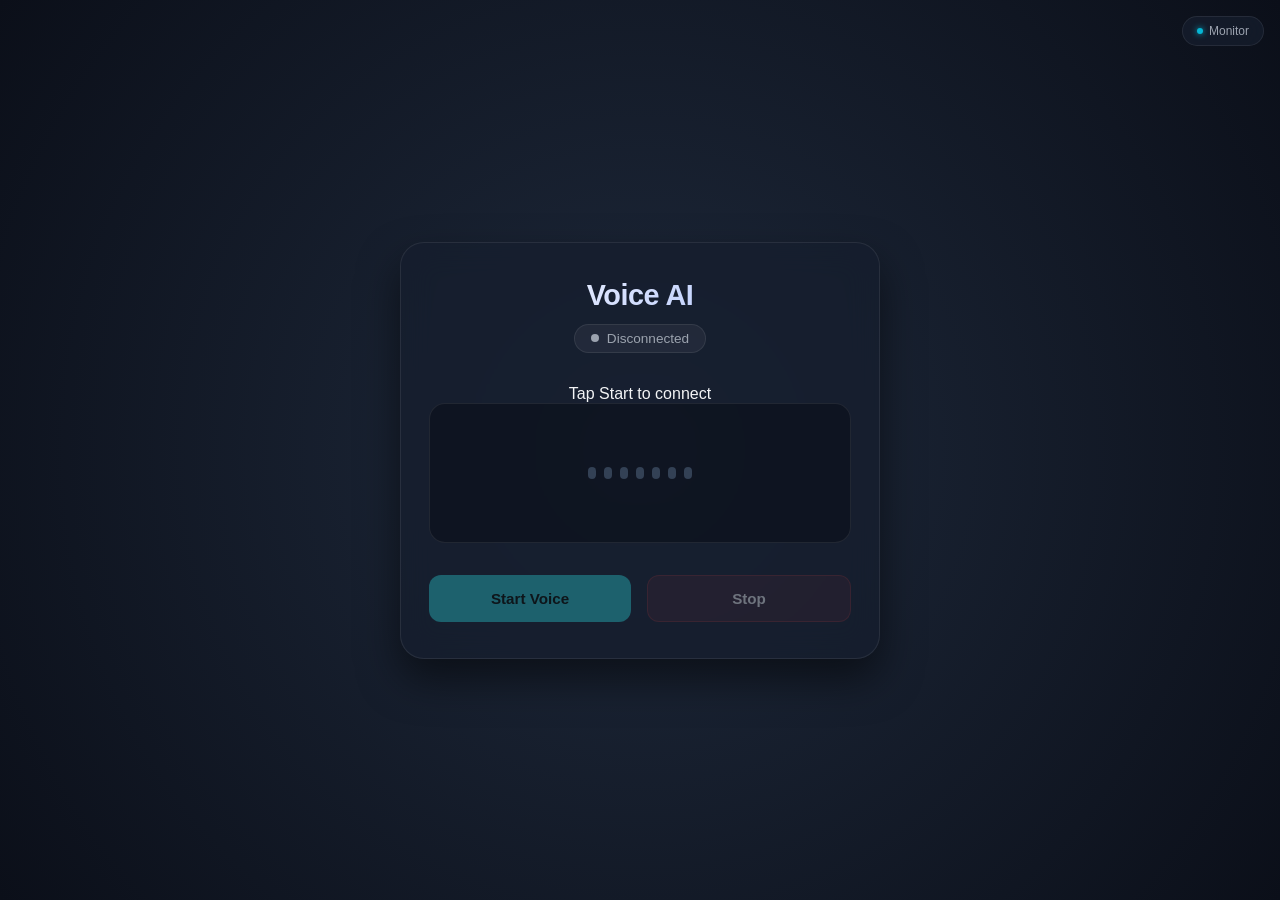
<file: index.html>
<!DOCTYPE html>
<html lang="en">
<head>
    <meta charset="UTF-8">
    <meta name="viewport" content="width=device-width, initial-scale=1.0, maximum-scale=1.0, user-scalable=no">
    <title>Voice AI Assistant</title>
    
    <link rel="stylesheet" href="/static/style.css">
    <script src="/static/app.js" defer></script>

    <!-- Home Screen App Icons -->
    <link rel="icon" type="image/png" sizes="192x192" href="/static/icon-192.png">
    <link rel="apple-touch-icon" href="/static/icon-192.png">

    <!-- Standalone Fullscreen App Meta -->
    <meta name="mobile-web-app-capable" content="yes">
    <meta name="apple-mobile-web-app-capable" content="yes">
    <meta name="apple-mobile-web-app-status-bar-style" content="black-translucent">
    <meta name="theme-color" content="#0b0f19">
</head>
<body>

 <a href="/monitor" target="_blank" class="monitor-link" aria-label="Open system monitor">
    <span class="monitor-link-dot"></span>
    Monitor
  </a>

  <div class="container">
    <h1>Voice AI</h1>

    <div id="status-badge" class="status-badge">
      <span class="dot"></span>
      <span id="status">Disconnected</span>
    </div>
    <div id="status-sub" class="status-sub">Tap Start to connect</div>

    <div id="visualizer" class="visualizer-card">
      <div class="bar"></div>
      <div class="bar"></div>
      <div class="bar"></div>
      <div class="bar"></div>
      <div class="bar"></div>
      <div class="bar"></div>
      <div class="bar"></div>
    </div>

    <div class="controls">
      <button id="startBtn">Start Voice</button>
      <button id="stopBtn" disabled>Stop</button>
    </div>
  </div>

</body>
</html>
</file>
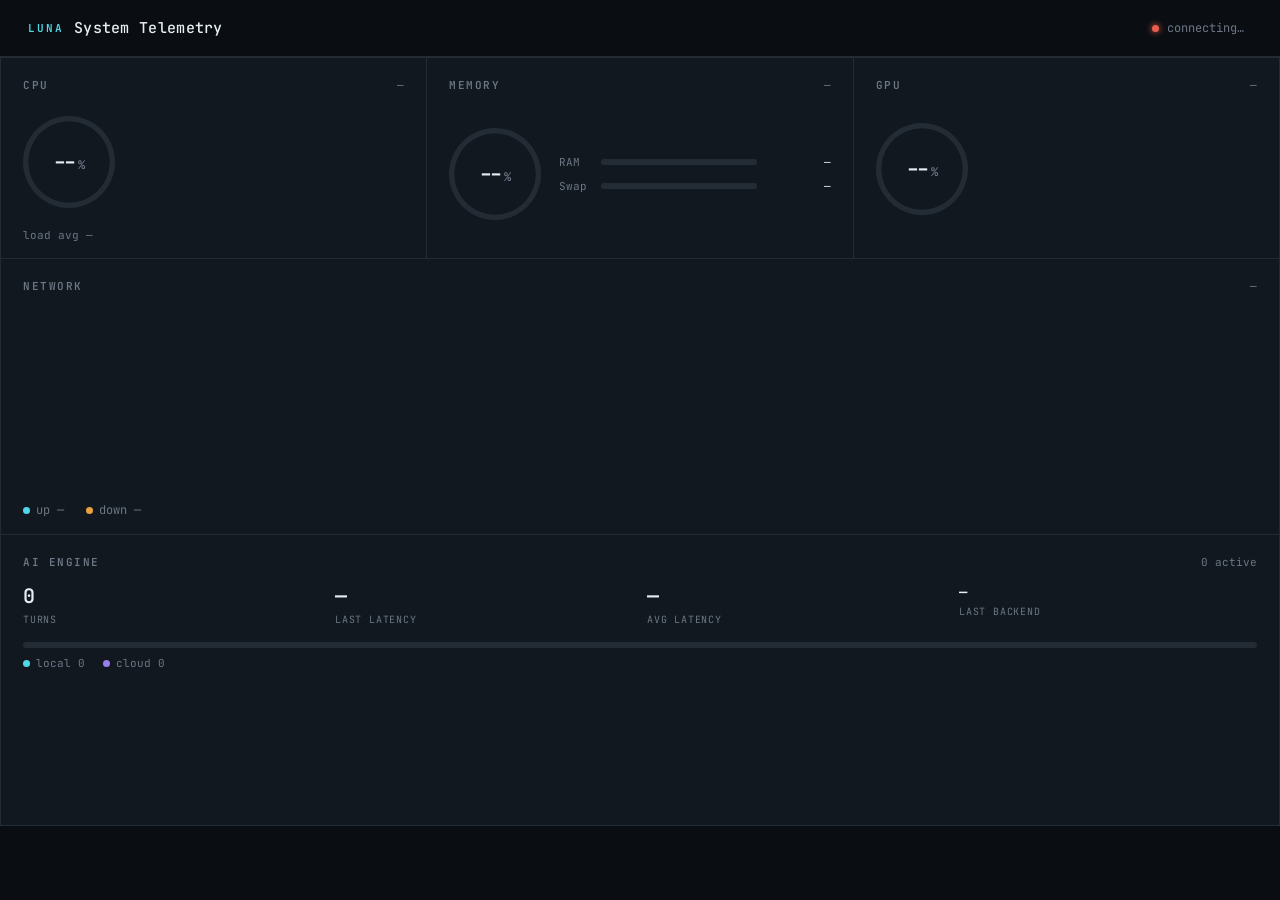
<file: monitor.html>
<!DOCTYPE html>
<html lang="en">
<head>
<meta charset="UTF-8">
<meta name="viewport" content="width=device-width, initial-scale=1.0">
<title>LUNA — System Telemetry</title>
<link rel="preconnect" href="https://fonts.googleapis.com">
<link href="https://fonts.googleapis.com/css2?family=JetBrains+Mono:wght@400;500;600;700&display=swap" rel="stylesheet">
<link rel="stylesheet" href="/static/monitor.css">
</head>
<body>

  <header class="topbar">
    <div class="brand">
      <span class="brand-eyebrow">LUNA</span>
      <span class="brand-title">System Telemetry</span>
    </div>
    <div class="conn-status" id="connStatus">
      <span class="conn-dot" id="connDot"></span>
      <span id="connLabel">connecting…</span>
      <span class="conn-time" id="connTime"></span>
    </div>
  </header>

  <main class="grid">

    <!-- CPU -->
    <section class="panel" id="panel-cpu">
      <div class="panel-head">
        <span class="panel-label">CPU</span>
        <span class="panel-sub" id="cpuFreq">—</span>
      </div>
      <div class="panel-body panel-body--dial">
        <div class="dial" id="cpuDial">
          <div class="dial-value" id="cpuValue">--<span class="unit">%</span></div>
        </div>
        <div class="cores" id="cpuCores"></div>
      </div>
      <div class="panel-foot" id="cpuLoad">load avg —</div>
    </section>

    <!-- MEMORY -->
    <section class="panel" id="panel-mem">
      <div class="panel-head">
        <span class="panel-label">Memory</span>
        <span class="panel-sub" id="memTotal">—</span>
      </div>
      <div class="panel-body panel-body--dial">
        <div class="dial" id="memDial">
          <div class="dial-value" id="memValue">--<span class="unit">%</span></div>
        </div>
        <div class="bar-stack">
          <div class="bar-row">
            <span class="bar-label">RAM</span>
            <div class="bar-track"><div class="bar-fill" id="ramBarFill"></div></div>
            <span class="bar-num" id="ramBarNum">—</span>
          </div>
          <div class="bar-row">
            <span class="bar-label">Swap</span>
            <div class="bar-track"><div class="bar-fill bar-fill--warn" id="swapBarFill"></div></div>
            <span class="bar-num" id="swapBarNum">—</span>
          </div>
        </div>
      </div>
    </section>

    <!-- GPU -->
    <section class="panel" id="panel-gpu">
      <div class="panel-head">
        <span class="panel-label">GPU</span>
        <span class="panel-sub" id="gpuTemp">—</span>
      </div>
      <div class="panel-body panel-body--dial" id="gpuBody">
        <div class="dial" id="gpuDial">
          <div class="dial-value" id="gpuValue">--<span class="unit">%</span></div>
        </div>
      </div>
      <div class="panel-foot panel-foot--note" id="gpuNote"></div>
    </section>

    <!-- NETWORK -->
    <section class="panel panel--wide" id="panel-net">
      <div class="panel-head">
        <span class="panel-label">Network</span>
        <span class="panel-sub" id="wifiSignal">—</span>
      </div>
      <div class="panel-body panel-body--spark">
        <canvas id="netSpark" width="600" height="90"></canvas>
        <div class="spark-readout">
          <div><span class="ro-dot ro-dot--up"></span>up <span id="netUp">—</span></div>
          <div><span class="ro-dot ro-dot--down"></span>down <span id="netDown">—</span></div>
        </div>
      </div>
    </section>

    <!-- AI ENGINE -->
    <section class="panel panel--wide" id="panel-engine">
      <div class="panel-head">
        <span class="panel-label">AI Engine</span>
        <span class="panel-sub" id="engineActive">0 active</span>
      </div>
      <div class="panel-body panel-body--engine">
        <div class="engine-stats">
          <div class="stat">
            <span class="stat-num" id="engTotal">0</span>
            <span class="stat-label">turns</span>
          </div>
          <div class="stat">
            <span class="stat-num" id="engLatency">—</span>
            <span class="stat-label">last latency</span>
          </div>
          <div class="stat">
            <span class="stat-num" id="engAvgLatency">—</span>
            <span class="stat-label">avg latency</span>
          </div>
          <div class="stat">
            <span class="stat-num backend-badge" id="engBackend">—</span>
            <span class="stat-label">last backend</span>
          </div>
        </div>
        <div class="split-bar-wrap">
          <div class="split-bar">
            <div class="split-bar-local" id="splitLocal"></div>
            <div class="split-bar-cloud" id="splitCloud"></div>
          </div>
          <div class="split-legend">
            <span><span class="ro-dot ro-dot--local"></span>local <span id="splitLocalNum">0</span></span>
            <span><span class="ro-dot ro-dot--cloud"></span>cloud <span id="splitCloudNum">0</span></span>
          </div>
        </div>
        <canvas id="latSpark" width="600" height="60"></canvas>
      </div>
    </section>

  </main>

  <script src="/static/monitor.js"></script>
</body>
</html>
</file>
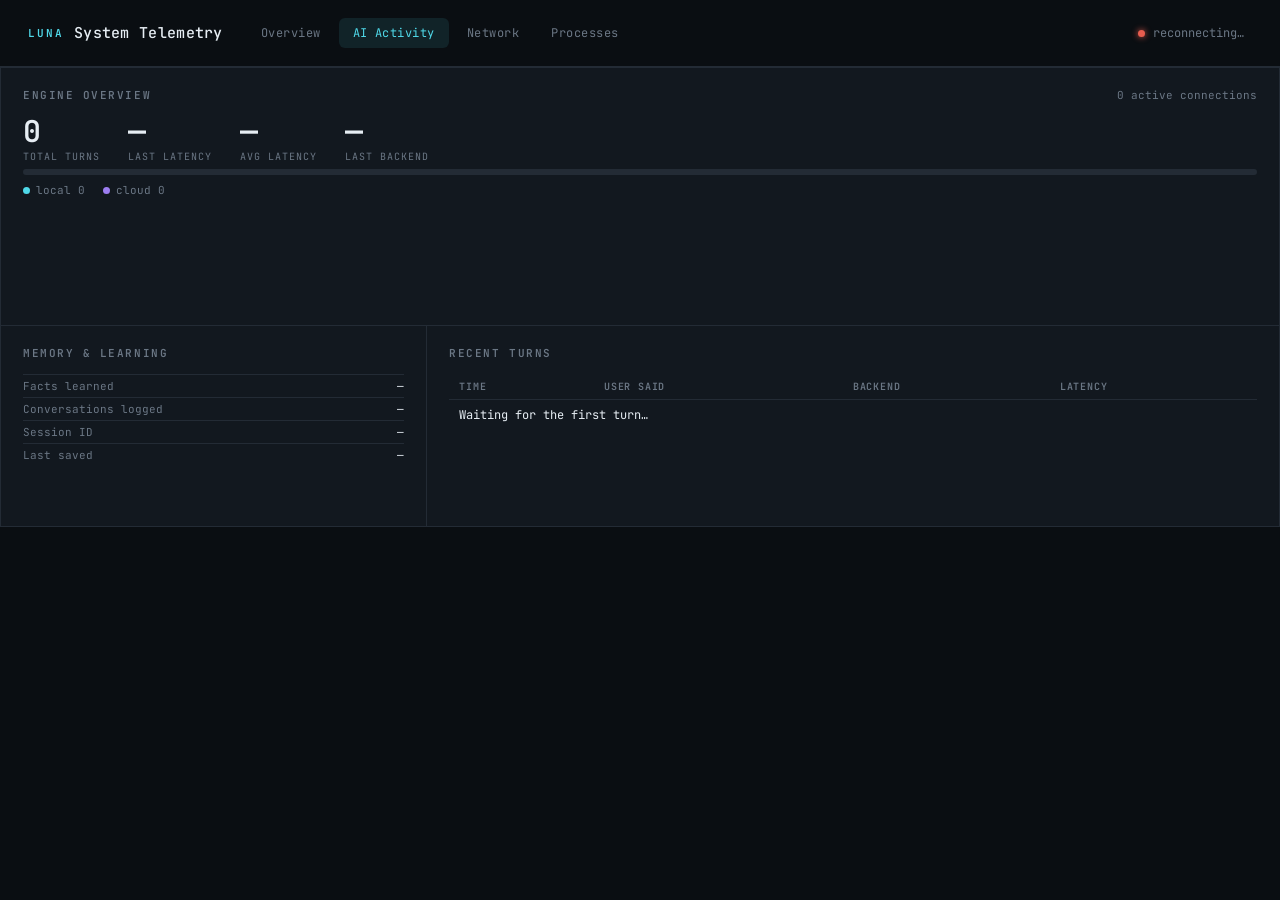
<file: static/ai.html>
<!DOCTYPE html>
<html lang="en">
<head>
<meta charset="UTF-8">
<meta name="viewport" content="width=device-width, initial-scale=1.0">
<title>LUNA — AI Activity</title>
<link rel="preconnect" href="https://fonts.googleapis.com">
<link href="https://fonts.googleapis.com/css2?family=JetBrains+Mono:wght@400;500;600;700&display=swap" rel="stylesheet">
<link rel="stylesheet" href="/static/monitor.css">
</head>
<body>

  <header class="topbar">
    <div class="brand">
      <span class="brand-eyebrow">LUNA</span>
      <span class="brand-title">System Telemetry</span>
    </div>
    <nav class="tabs">
      <a href="/monitor" class="tab-link">Overview</a>
      <a href="/monitor/ai" class="tab-link active">AI Activity</a>
      <a href="/monitor/network" class="tab-link">Network</a>
      <a href="/monitor/process" class="tab-link">Processes</a>
    </nav>
    <div class="conn-status" id="connStatus">
      <span class="conn-dot" id="connDot"></span>
      <span id="connLabel">connecting…</span>
      <span class="conn-time" id="connTime"></span>
    </div>
  </header>

  <main class="grid">

    <!-- ENGINE OVERVIEW -->
    <section class="panel panel--wide" id="panel-engine">
      <div class="panel-head">
        <span class="panel-label">Engine Overview</span>
        <span class="panel-sub" id="engineActive">0 active connections</span>
      </div>
      <div class="panel-body panel-body--engine">
        <div class="big-stat-row">
          <div class="big-stat">
            <span class="big-stat-num" id="engTotal">0</span>
            <span class="big-stat-label">Total turns</span>
          </div>
          <div class="big-stat">
            <span class="big-stat-num" id="engLatency">—</span>
            <span class="big-stat-label">Last latency</span>
          </div>
          <div class="big-stat">
            <span class="big-stat-num" id="engAvgLatency">—</span>
            <span class="big-stat-label">Avg latency</span>
          </div>
          <div class="big-stat">
            <span class="big-stat-num backend-badge" id="engBackend">—</span>
            <span class="big-stat-label">Last backend</span>
          </div>
        </div>
        <div class="split-bar-wrap">
          <div class="split-bar">
            <div class="split-bar-local" id="splitLocal"></div>
            <div class="split-bar-cloud" id="splitCloud"></div>
          </div>
          <div class="split-legend">
            <span><span class="ro-dot ro-dot--local"></span>local <span id="splitLocalNum">0</span></span>
            <span><span class="ro-dot ro-dot--cloud"></span>cloud <span id="splitCloudNum">0</span></span>
          </div>
        </div>
        <canvas id="latSpark" width="900" height="70"></canvas>
      </div>
    </section>

    <!-- MEMORY & LEARNING -->
    <section class="panel" id="panel-mem-learning">
      <div class="panel-head">
        <span class="panel-label">Memory &amp; Learning</span>
      </div>
      <div class="panel-body">
        <div class="detail-row"><span>Facts learned</span><span id="memFacts">—</span></div>
        <div class="detail-row"><span>Conversations logged</span><span id="memConvos">—</span></div>
        <div class="detail-row"><span>Session ID</span><span id="memSession">—</span></div>
        <div class="detail-row"><span>Last saved</span><span id="memSaved">—</span></div>
      </div>
    </section>

    <!-- RECENT TURNS -->
    <section class="panel" id="panel-turns" style="grid-column: span 2;">
      <div class="panel-head">
        <span class="panel-label">Recent Turns</span>
      </div>
      <div class="panel-body">
        <table class="data-table">
          <thead>
            <tr><th>Time</th><th>User said</th><th>Backend</th><th class="num">Latency</th></tr>
          </thead>
          <tbody id="turnsBody">
            <tr><td colspan="4" class="empty-note">Waiting for the first turn…</td></tr>
          </tbody>
        </table>
      </div>
    </section>

  </main>

  <script src="/static/monitor-common.js"></script>
  <script src="/static/ai.js"></script>
</body>
</html>
</file>
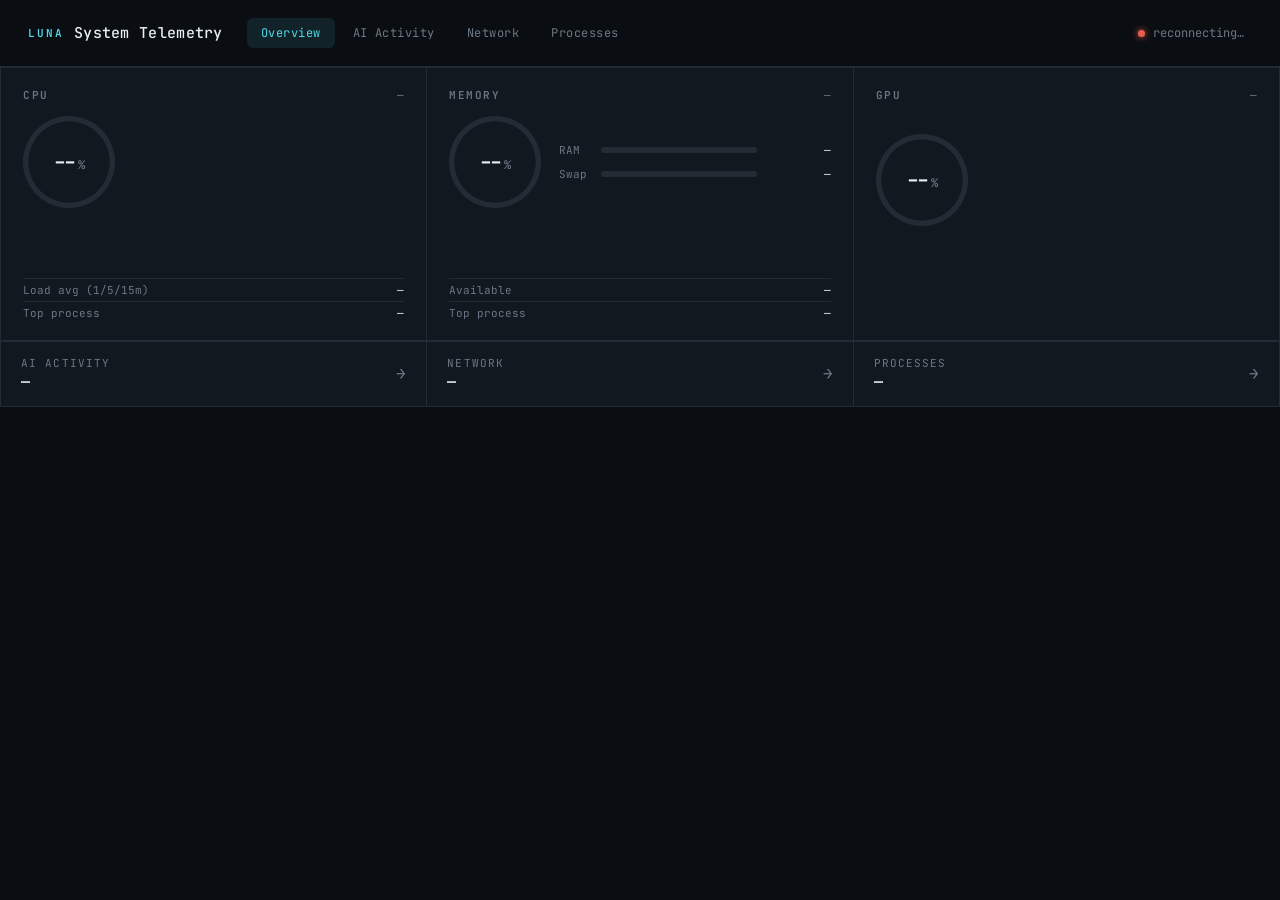
<file: static/monitor.html>
<!DOCTYPE html>
<html lang="en">
<head>
<meta charset="UTF-8">
<meta name="viewport" content="width=device-width, initial-scale=1.0">
<title>LUNA — System Telemetry</title>
<link rel="preconnect" href="https://fonts.googleapis.com">
<link href="https://fonts.googleapis.com/css2?family=JetBrains+Mono:wght@400;500;600;700&display=swap" rel="stylesheet">
<link rel="stylesheet" href="/static/monitor.css">
</head>
<body>

  <header class="topbar">
    <div class="brand">
      <span class="brand-eyebrow">LUNA</span>
      <span class="brand-title">System Telemetry</span>
    </div>
    <nav class="tabs">
      <a href="/monitor" class="tab-link active">Overview</a>
      <a href="/monitor/ai" class="tab-link">AI Activity</a>
      <a href="/monitor/network" class="tab-link">Network</a>
      <a href="/monitor/process" class="tab-link">Processes</a>
    </nav>
    <div class="conn-status" id="connStatus">
      <span class="conn-dot" id="connDot"></span>
      <span id="connLabel">connecting…</span>
      <span class="conn-time" id="connTime"></span>
    </div>
  </header>

  <main class="grid">

    <!-- CPU -->
    <section class="panel" id="panel-cpu">
      <div class="panel-head">
        <span class="panel-label">CPU</span>
        <span class="panel-sub" id="cpuFreq">—</span>
      </div>
      <div class="panel-body panel-body--dial">
        <div class="dial" id="cpuDial">
          <div class="dial-value" id="cpuValue">--<span class="unit">%</span></div>
        </div>
        <div class="cores" id="cpuCores"></div>
      </div>
      <canvas id="cpuSpark" width="280" height="44" style="margin-top:10px;"></canvas>
      <div class="detail-row"><span>Load avg (1/5/15m)</span><span id="cpuLoad">—</span></div>
      <div class="detail-row"><span>Top process</span><span id="cpuTopProc">—</span></div>
    </section>

    <!-- MEMORY -->
    <section class="panel" id="panel-mem">
      <div class="panel-head">
        <span class="panel-label">Memory</span>
        <span class="panel-sub" id="memTotal">—</span>
      </div>
      <div class="panel-body panel-body--dial">
        <div class="dial" id="memDial">
          <div class="dial-value" id="memValue">--<span class="unit">%</span></div>
        </div>
        <div class="bar-stack">
          <div class="bar-row">
            <span class="bar-label">RAM</span>
            <div class="bar-track"><div class="bar-fill" id="ramBarFill"></div></div>
            <span class="bar-num" id="ramBarNum">—</span>
          </div>
          <div class="bar-row">
            <span class="bar-label">Swap</span>
            <div class="bar-track"><div class="bar-fill bar-fill--warn" id="swapBarFill"></div></div>
            <span class="bar-num" id="swapBarNum">—</span>
          </div>
        </div>
      </div>
      <canvas id="memSpark" width="280" height="44" style="margin-top:10px;"></canvas>
      <div class="detail-row"><span>Available</span><span id="memAvailable">—</span></div>
      <div class="detail-row"><span>Top process</span><span id="memTopProc">—</span></div>
    </section>

    <!-- GPU -->
    <section class="panel" id="panel-gpu">
      <div class="panel-head">
        <span class="panel-label">GPU</span>
        <span class="panel-sub" id="gpuTemp">—</span>
      </div>
      <div class="panel-body panel-body--dial" id="gpuBody">
        <div class="dial" id="gpuDial">
          <div class="dial-value" id="gpuValue">--<span class="unit">%</span></div>
        </div>
      </div>
      <canvas id="gpuSpark" width="280" height="44" style="margin-top:10px;"></canvas>
      <div class="panel-foot panel-foot--note" id="gpuNote"></div>
    </section>

  </main>

  <div class="chip-strip">
    <a href="/monitor/ai" class="chip-link">
      <div>
        <div class="chip-label">AI Activity</div>
        <div class="chip-value" id="chipAi">—</div>
      </div>
      <span class="chip-arrow">→</span>
    </a>
    <a href="/monitor/network" class="chip-link">
      <div>
        <div class="chip-label">Network</div>
        <div class="chip-value" id="chipNet">—</div>
      </div>
      <span class="chip-arrow">→</span>
    </a>
    <a href="/monitor/process" class="chip-link">
      <div>
        <div class="chip-label">Processes</div>
        <div class="chip-value" id="chipProc">—</div>
      </div>
      <span class="chip-arrow">→</span>
    </a>
  </div>

  <script src="/static/monitor-common.js"></script>
  <script src="/static/monitor.js"></script>
</body>
</html>
</file>
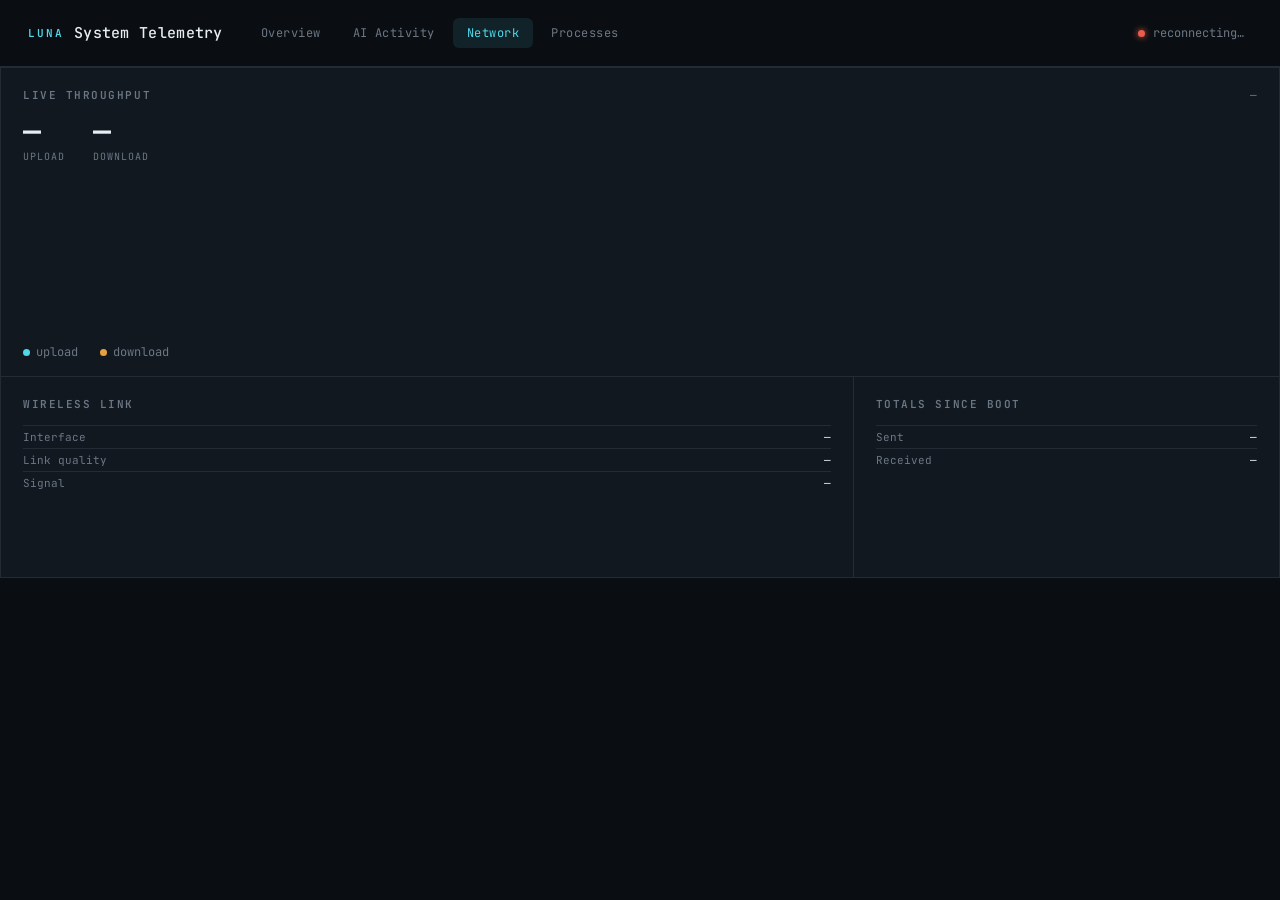
<file: static/network.html>
<!DOCTYPE html>
<html lang="en">
<head>
<meta charset="UTF-8">
<meta name="viewport" content="width=device-width, initial-scale=1.0">
<title>LUNA — Network</title>
<link rel="preconnect" href="https://fonts.googleapis.com">
<link href="https://fonts.googleapis.com/css2?family=JetBrains+Mono:wght@400;500;600;700&display=swap" rel="stylesheet">
<link rel="stylesheet" href="/static/monitor.css">
</head>
<body>

  <header class="topbar">
    <div class="brand">
      <span class="brand-eyebrow">LUNA</span>
      <span class="brand-title">System Telemetry</span>
    </div>
    <nav class="tabs">
      <a href="/monitor" class="tab-link">Overview</a>
      <a href="/monitor/ai" class="tab-link">AI Activity</a>
      <a href="/monitor/network" class="tab-link active">Network</a>
      <a href="/monitor/process" class="tab-link">Processes</a>
    </nav>
    <div class="conn-status" id="connStatus">
      <span class="conn-dot" id="connDot"></span>
      <span id="connLabel">connecting…</span>
      <span class="conn-time" id="connTime"></span>
    </div>
  </header>

  <main class="grid">

    <!-- THROUGHPUT -->
    <section class="panel panel--wide" id="panel-net">
      <div class="panel-head">
        <span class="panel-label">Live Throughput</span>
        <span class="panel-sub" id="wifiSignal">—</span>
      </div>
      <div class="panel-body panel-body--spark">
        <div class="big-stat-row">
          <div class="big-stat">
            <span class="big-stat-num" id="netUp">—</span>
            <span class="big-stat-label">Upload</span>
          </div>
          <div class="big-stat">
            <span class="big-stat-num" id="netDown">—</span>
            <span class="big-stat-label">Download</span>
          </div>
        </div>
        <canvas id="netSpark" width="900" height="120"></canvas>
        <div class="spark-readout">
          <div><span class="ro-dot ro-dot--up"></span>upload</div>
          <div><span class="ro-dot ro-dot--down"></span>download</div>
        </div>
      </div>
    </section>

    <!-- WIFI -->
    <section class="panel" id="panel-wifi" style="grid-column: span 2;">
      <div class="panel-head">
        <span class="panel-label">Wireless Link</span>
      </div>
      <div class="panel-body">
        <div class="detail-row"><span>Interface</span><span id="wifiIface">—</span></div>
        <div class="detail-row"><span>Link quality</span><span id="wifiQuality">—</span></div>
        <div class="detail-row"><span>Signal</span><span id="wifiDbm">—</span></div>
      </div>
      <div class="panel-foot panel-foot--note" id="wifiNote"></div>
    </section>

    <!-- TOTALS -->
    <section class="panel" id="panel-totals">
      <div class="panel-head">
        <span class="panel-label">Totals Since Boot</span>
      </div>
      <div class="panel-body">
        <div class="detail-row"><span>Sent</span><span id="totalSent">—</span></div>
        <div class="detail-row"><span>Received</span><span id="totalRecv">—</span></div>
      </div>
    </section>

  </main>

  <script src="/static/monitor-common.js"></script>
  <script src="/static/network.js"></script>
</body>
</html>
</file>
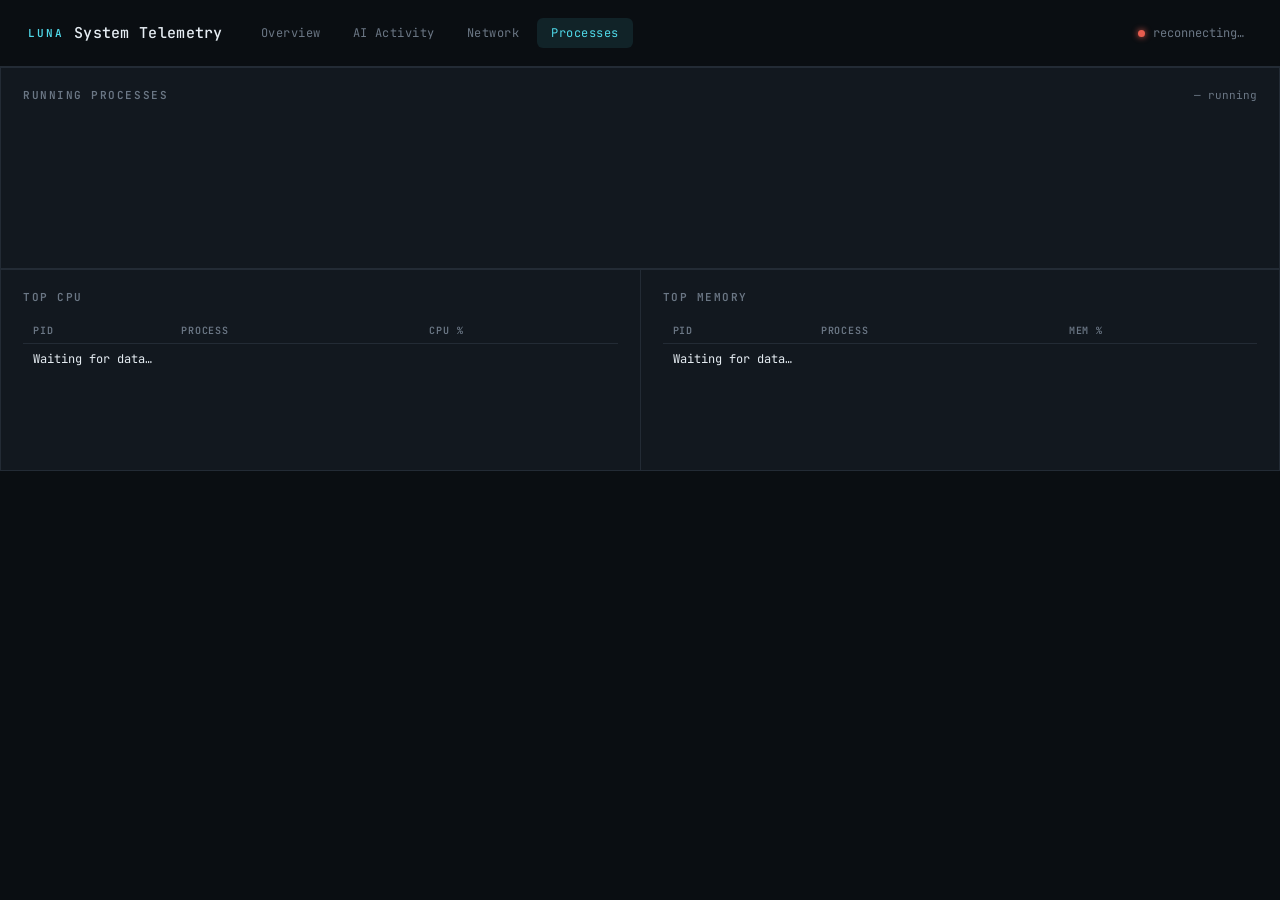
<file: static/process.html>
<!DOCTYPE html>
<html lang="en">
<head>
<meta charset="UTF-8">
<meta name="viewport" content="width=device-width, initial-scale=1.0">
<title>LUNA — Processes</title>
<link rel="preconnect" href="https://fonts.googleapis.com">
<link href="https://fonts.googleapis.com/css2?family=JetBrains+Mono:wght@400;500;600;700&display=swap" rel="stylesheet">
<link rel="stylesheet" href="/static/monitor.css">
</head>
<body>

  <header class="topbar">
    <div class="brand">
      <span class="brand-eyebrow">LUNA</span>
      <span class="brand-title">System Telemetry</span>
    </div>
    <nav class="tabs">
      <a href="/monitor" class="tab-link">Overview</a>
      <a href="/monitor/ai" class="tab-link">AI Activity</a>
      <a href="/monitor/network" class="tab-link">Network</a>
      <a href="/monitor/process" class="tab-link active">Processes</a>
    </nav>
    <div class="conn-status" id="connStatus">
      <span class="conn-dot" id="connDot"></span>
      <span id="connLabel">connecting…</span>
      <span class="conn-time" id="connTime"></span>
    </div>
  </header>

  <main class="grid">

    <!-- PROCESS COUNT HISTORY -->
    <section class="panel panel--wide" id="panel-proc-history">
      <div class="panel-head">
        <span class="panel-label">Running Processes</span>
        <span class="panel-sub" id="procCount">— running</span>
      </div>
      <div class="panel-body panel-body--spark">
        <canvas id="procSpark" width="900" height="70"></canvas>
      </div>
    </section>

  </main>

  <div class="two-col">
    <section class="panel">
      <div class="panel-head">
        <span class="panel-label">Top CPU</span>
      </div>
      <div class="panel-body">
        <table class="data-table">
          <thead>
            <tr><th>PID</th><th>Process</th><th class="num">CPU %</th></tr>
          </thead>
          <tbody id="topCpuBody">
            <tr><td colspan="3" class="empty-note">Waiting for data…</td></tr>
          </tbody>
        </table>
      </div>
    </section>

    <section class="panel">
      <div class="panel-head">
        <span class="panel-label">Top Memory</span>
      </div>
      <div class="panel-body">
        <table class="data-table">
          <thead>
            <tr><th>PID</th><th>Process</th><th class="num">Mem %</th></tr>
          </thead>
          <tbody id="topMemBody">
            <tr><td colspan="3" class="empty-note">Waiting for data…</td></tr>
          </tbody>
        </table>
      </div>
    </section>
  </div>

  <script src="/static/monitor-common.js"></script>
  <script src="/static/process.js"></script>
</body>
</html>
</file>
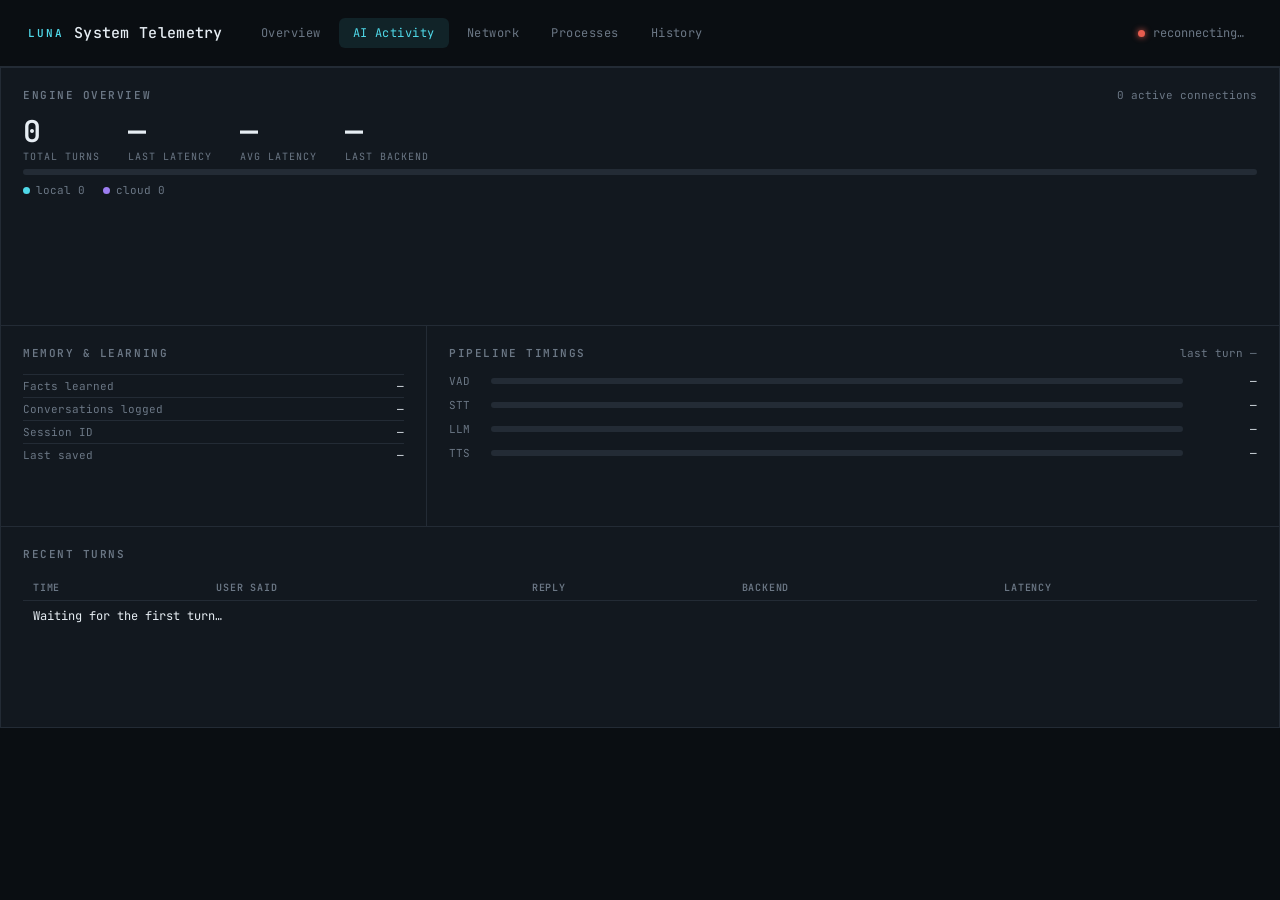
<file: webUI/ai.html>
<!DOCTYPE html>
<html lang="en">
<head>
<meta charset="UTF-8">
<meta name="viewport" content="width=device-width, initial-scale=1.0">
<title>LUNA — AI Activity</title>
<link rel="preconnect" href="https://fonts.googleapis.com">
<link href="https://fonts.googleapis.com/css2?family=JetBrains+Mono:wght@400;500;600;700&display=swap" rel="stylesheet">
<link rel="stylesheet" href="/webUI/monitor.css">
</head>
<body>

  <header class="topbar">
    <div class="brand">
      <span class="brand-eyebrow">LUNA</span>
      <span class="brand-title">System Telemetry</span>
    </div>
    <nav class="tabs">
      <a href="/monitor" class="tab-link">Overview</a>
      <a href="/monitor/ai" class="tab-link active">AI Activity</a>
      <a href="/monitor/network" class="tab-link">Network</a>
      <a href="/monitor/process" class="tab-link">Processes</a>
      <a href="/monitor/history" class="tab-link">History</a>
    </nav>
    <div class="conn-status" id="connStatus">
      <span class="conn-dot" id="connDot"></span>
      <span id="connLabel">connecting…</span>
      <span class="conn-time" id="connTime"></span>
    </div>
  </header>

  <main class="grid">

    <!-- ENGINE OVERVIEW -->
    <section class="panel panel--wide" id="panel-engine">
      <div class="panel-head">
        <span class="panel-label">Engine Overview</span>
        <span class="panel-sub" id="engineActive">0 active connections</span>
      </div>
      <div class="panel-body panel-body--engine">
        <div class="big-stat-row">
          <div class="big-stat">
            <span class="big-stat-num" id="engTotal">0</span>
            <span class="big-stat-label">Total turns</span>
          </div>
          <div class="big-stat">
            <span class="big-stat-num" id="engLatency">—</span>
            <span class="big-stat-label">Last latency</span>
          </div>
          <div class="big-stat">
            <span class="big-stat-num" id="engAvgLatency">—</span>
            <span class="big-stat-label">Avg latency</span>
          </div>
          <div class="big-stat">
            <span class="big-stat-num backend-badge" id="engBackend">—</span>
            <span class="big-stat-label">Last backend</span>
          </div>
        </div>
        <div class="split-bar-wrap">
          <div class="split-bar">
            <div class="split-bar-local" id="splitLocal"></div>
            <div class="split-bar-cloud" id="splitCloud"></div>
          </div>
          <div class="split-legend">
            <span><span class="ro-dot ro-dot--local"></span>local <span id="splitLocalNum">0</span></span>
            <span><span class="ro-dot ro-dot--cloud"></span>cloud <span id="splitCloudNum">0</span></span>
          </div>
        </div>
        <canvas id="latSpark" width="900" height="70"></canvas>
      </div>
    </section>

    <!-- MEMORY & LEARNING -->
    <section class="panel" id="panel-mem-learning">
      <div class="panel-head">
        <span class="panel-label">Memory &amp; Learning</span>
      </div>
      <div class="panel-body">
        <div class="detail-row"><span>Facts learned</span><span id="memFacts">—</span></div>
        <div class="detail-row"><span>Conversations logged</span><span id="memConvos">—</span></div>
        <div class="detail-row"><span>Session ID</span><span id="memSession">—</span></div>
        <div class="detail-row"><span>Last saved</span><span id="memSaved">—</span></div>
      </div>
    </section>

    <!-- PIPELINE STAGE TIMINGS -->
    <section class="panel" id="panel-stage-timings" style="grid-column: span 2;">
      <div class="panel-head">
        <span class="panel-label">Pipeline Timings</span>
        <span class="panel-sub" id="stageTurnMeta">last turn —</span>
      </div>
      <div class="panel-body">
        <div class="bar-stack">
          <div class="bar-row">
            <span class="bar-label">VAD</span>
            <div class="bar-track"><div class="bar-fill bar-fill--vad" id="stageVadFill"></div></div>
            <span class="bar-num" id="stageVadNum">—</span>
          </div>
          <div class="bar-row">
            <span class="bar-label">STT</span>
            <div class="bar-track"><div class="bar-fill bar-fill--stt" id="stageSttFill"></div></div>
            <span class="bar-num" id="stageSttNum">—</span>
          </div>
          <div class="bar-row">
            <span class="bar-label">LLM</span>
            <div class="bar-track"><div class="bar-fill bar-fill--llm" id="stageLlmFill"></div></div>
            <span class="bar-num" id="stageLlmNum">—</span>
          </div>
          <div class="bar-row">
            <span class="bar-label">TTS</span>
            <div class="bar-track"><div class="bar-fill bar-fill--tts" id="stageTtsFill"></div></div>
            <span class="bar-num" id="stageTtsNum">—</span>
          </div>
        </div>
        <div class="panel-foot panel-foot--note" id="stageUserSnippet"></div>
      </div>
    </section>

    <!-- RECENT TURNS -->
    <section class="panel panel--wide" id="panel-turns">
      <div class="panel-head">
        <span class="panel-label">Recent Turns</span>
      </div>
      <div class="panel-body">
        <table class="data-table">
          <thead>
            <tr><th>Time</th><th>User said</th><th>Reply</th><th>Backend</th><th class="num">Latency</th></tr>
          </thead>
          <tbody id="turnsBody">
            <tr><td colspan="5" class="empty-note">Waiting for the first turn…</td></tr>
          </tbody>
        </table>
      </div>
    </section>

  </main>

  <script src="/webUI/monitor-common.js"></script>
  <script src="/webUI/ai.js"></script>
</body>
</html>
</file>
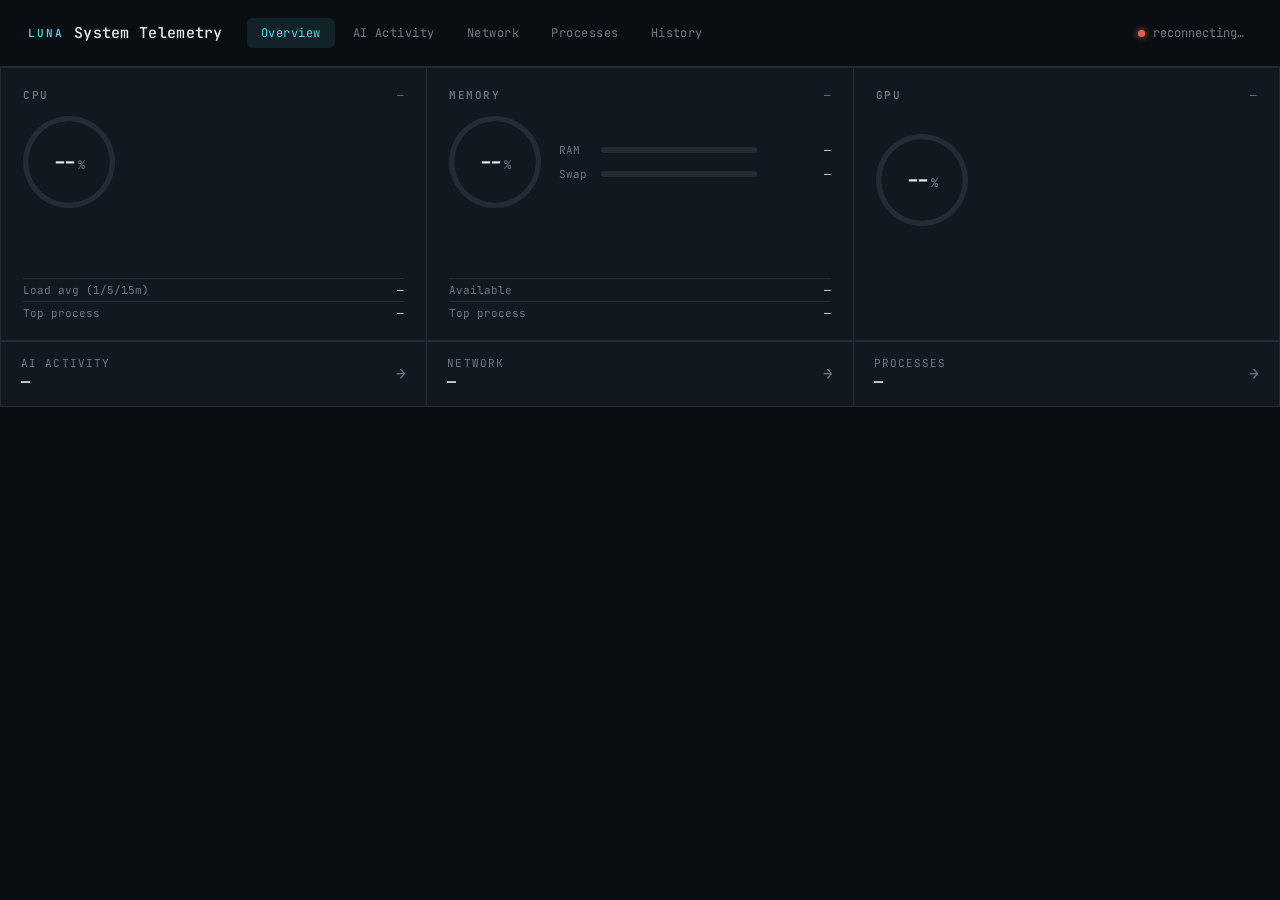
<file: webUI/monitor.html>
<!DOCTYPE html>
<html lang="en">
<head>
<meta charset="UTF-8">
<meta name="viewport" content="width=device-width, initial-scale=1.0">
<title>LUNA — System Telemetry</title>
<link rel="preconnect" href="https://fonts.googleapis.com">
<link href="https://fonts.googleapis.com/css2?family=JetBrains+Mono:wght@400;500;600;700&display=swap" rel="stylesheet">
<link rel="stylesheet" href="/webUI/monitor.css">
</head>
<body>

  <header class="topbar">
    <div class="brand">
      <span class="brand-eyebrow">LUNA</span>
      <span class="brand-title">System Telemetry</span>
    </div>
    <nav class="tabs">
      <a href="/monitor" class="tab-link active">Overview</a>
      <a href="/monitor/ai" class="tab-link">AI Activity</a>
      <a href="/monitor/network" class="tab-link">Network</a>
      <a href="/monitor/process" class="tab-link">Processes</a>
      <a href="/monitor/history" class="tab-link">History</a>
    </nav>
    <div class="conn-status" id="connStatus">
      <span class="conn-dot" id="connDot"></span>
      <span id="connLabel">connecting…</span>
      <span class="conn-time" id="connTime"></span>
    </div>
  </header>

  <main class="grid">

    <!-- CPU -->
    <section class="panel" id="panel-cpu">
      <div class="panel-head">
        <span class="panel-label">CPU</span>
        <span class="panel-sub" id="cpuFreq">—</span>
      </div>
      <div class="panel-body panel-body--dial">
        <div class="dial" id="cpuDial">
          <div class="dial-value" id="cpuValue">--<span class="unit">%</span></div>
        </div>
        <div class="cores" id="cpuCores"></div>
      </div>
      <canvas id="cpuSpark" width="280" height="44" style="margin-top:10px;"></canvas>
      <div class="detail-row"><span>Load avg (1/5/15m)</span><span id="cpuLoad">—</span></div>
      <div class="detail-row"><span>Top process</span><span id="cpuTopProc">—</span></div>
    </section>

    <!-- MEMORY -->
    <section class="panel" id="panel-mem">
      <div class="panel-head">
        <span class="panel-label">Memory</span>
        <span class="panel-sub" id="memTotal">—</span>
      </div>
      <div class="panel-body panel-body--dial">
        <div class="dial" id="memDial">
          <div class="dial-value" id="memValue">--<span class="unit">%</span></div>
        </div>
        <div class="bar-stack">
          <div class="bar-row">
            <span class="bar-label">RAM</span>
            <div class="bar-track"><div class="bar-fill" id="ramBarFill"></div></div>
            <span class="bar-num" id="ramBarNum">—</span>
          </div>
          <div class="bar-row">
            <span class="bar-label">Swap</span>
            <div class="bar-track"><div class="bar-fill bar-fill--warn" id="swapBarFill"></div></div>
            <span class="bar-num" id="swapBarNum">—</span>
          </div>
        </div>
      </div>
      <canvas id="memSpark" width="280" height="44" style="margin-top:10px;"></canvas>
      <div class="detail-row"><span>Available</span><span id="memAvailable">—</span></div>
      <div class="detail-row"><span>Top process</span><span id="memTopProc">—</span></div>
    </section>

    <!-- GPU -->
    <section class="panel" id="panel-gpu">
      <div class="panel-head">
        <span class="panel-label">GPU</span>
        <span class="panel-sub" id="gpuTemp">—</span>
      </div>
      <div class="panel-body panel-body--dial" id="gpuBody">
        <div class="dial" id="gpuDial">
          <div class="dial-value" id="gpuValue">--<span class="unit">%</span></div>
        </div>
      </div>
      <canvas id="gpuSpark" width="280" height="44" style="margin-top:10px;"></canvas>
      <div class="panel-foot panel-foot--note" id="gpuNote"></div>
    </section>

  </main>

  <div class="chip-strip">
    <a href="/monitor/ai" class="chip-link">
      <div>
        <div class="chip-label">AI Activity</div>
        <div class="chip-value" id="chipAi">—</div>
      </div>
      <span class="chip-arrow">→</span>
    </a>
    <a href="/monitor/network" class="chip-link">
      <div>
        <div class="chip-label">Network</div>
        <div class="chip-value" id="chipNet">—</div>
      </div>
      <span class="chip-arrow">→</span>
    </a>
    <a href="/monitor/process" class="chip-link">
      <div>
        <div class="chip-label">Processes</div>
        <div class="chip-value" id="chipProc">—</div>
      </div>
      <span class="chip-arrow">→</span>
    </a>
  </div>

  <script src="/webUI/monitor-common.js"></script>
  <script src="/webUI/monitor.js"></script>
</body>
</html>
</file>
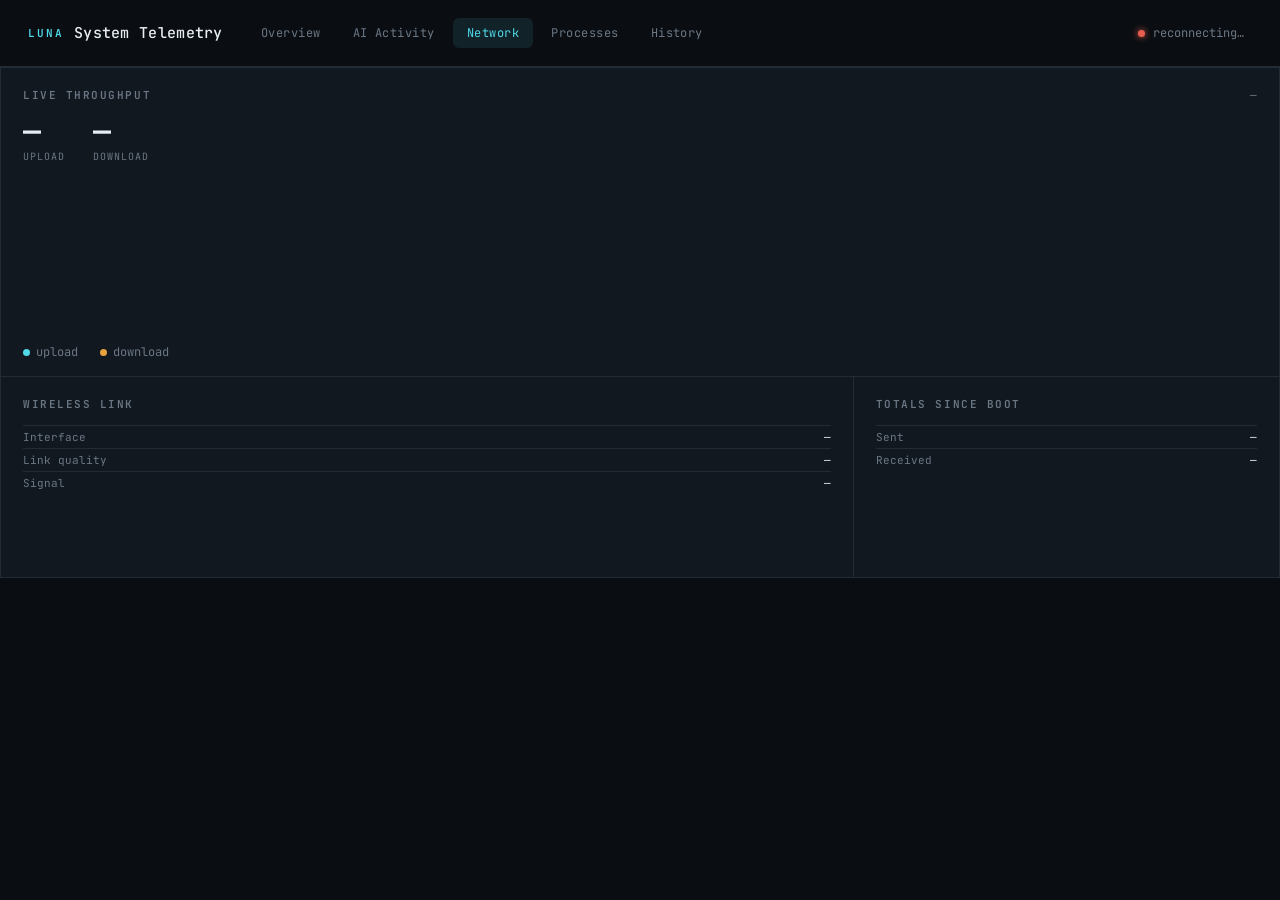
<file: webUI/network.html>
<!DOCTYPE html>
<html lang="en">
<head>
<meta charset="UTF-8">
<meta name="viewport" content="width=device-width, initial-scale=1.0">
<title>LUNA — Network</title>
<link rel="preconnect" href="https://fonts.googleapis.com">
<link href="https://fonts.googleapis.com/css2?family=JetBrains+Mono:wght@400;500;600;700&display=swap" rel="stylesheet">
<link rel="stylesheet" href="/webUI/monitor.css">
</head>
<body>

  <header class="topbar">
    <div class="brand">
      <span class="brand-eyebrow">LUNA</span>
      <span class="brand-title">System Telemetry</span>
    </div>
    <nav class="tabs">
      <a href="/monitor" class="tab-link">Overview</a>
      <a href="/monitor/ai" class="tab-link">AI Activity</a>
      <a href="/monitor/network" class="tab-link active">Network</a>
      <a href="/monitor/process" class="tab-link">Processes</a>
      <a href="/monitor/history" class="tab-link">History</a>
    </nav>
    <div class="conn-status" id="connStatus">
      <span class="conn-dot" id="connDot"></span>
      <span id="connLabel">connecting…</span>
      <span class="conn-time" id="connTime"></span>
    </div>
  </header>

  <main class="grid">

    <!-- THROUGHPUT -->
    <section class="panel panel--wide" id="panel-net">
      <div class="panel-head">
        <span class="panel-label">Live Throughput</span>
        <span class="panel-sub" id="wifiSignal">—</span>
      </div>
      <div class="panel-body panel-body--spark">
        <div class="big-stat-row">
          <div class="big-stat">
            <span class="big-stat-num" id="netUp">—</span>
            <span class="big-stat-label">Upload</span>
          </div>
          <div class="big-stat">
            <span class="big-stat-num" id="netDown">—</span>
            <span class="big-stat-label">Download</span>
          </div>
        </div>
        <canvas id="netSpark" width="900" height="120"></canvas>
        <div class="spark-readout">
          <div><span class="ro-dot ro-dot--up"></span>upload</div>
          <div><span class="ro-dot ro-dot--down"></span>download</div>
        </div>
      </div>
    </section>

    <!-- WIFI -->
    <section class="panel" id="panel-wifi" style="grid-column: span 2;">
      <div class="panel-head">
        <span class="panel-label">Wireless Link</span>
      </div>
      <div class="panel-body">
        <div class="detail-row"><span>Interface</span><span id="wifiIface">—</span></div>
        <div class="detail-row"><span>Link quality</span><span id="wifiQuality">—</span></div>
        <div class="detail-row"><span>Signal</span><span id="wifiDbm">—</span></div>
      </div>
      <div class="panel-foot panel-foot--note" id="wifiNote"></div>
    </section>

    <!-- TOTALS -->
    <section class="panel" id="panel-totals">
      <div class="panel-head">
        <span class="panel-label">Totals Since Boot</span>
      </div>
      <div class="panel-body">
        <div class="detail-row"><span>Sent</span><span id="totalSent">—</span></div>
        <div class="detail-row"><span>Received</span><span id="totalRecv">—</span></div>
      </div>
    </section>

  </main>

  <script src="/webUI/monitor-common.js"></script>
  <script src="/webUI/network.js"></script>
</body>
</html>
</file>
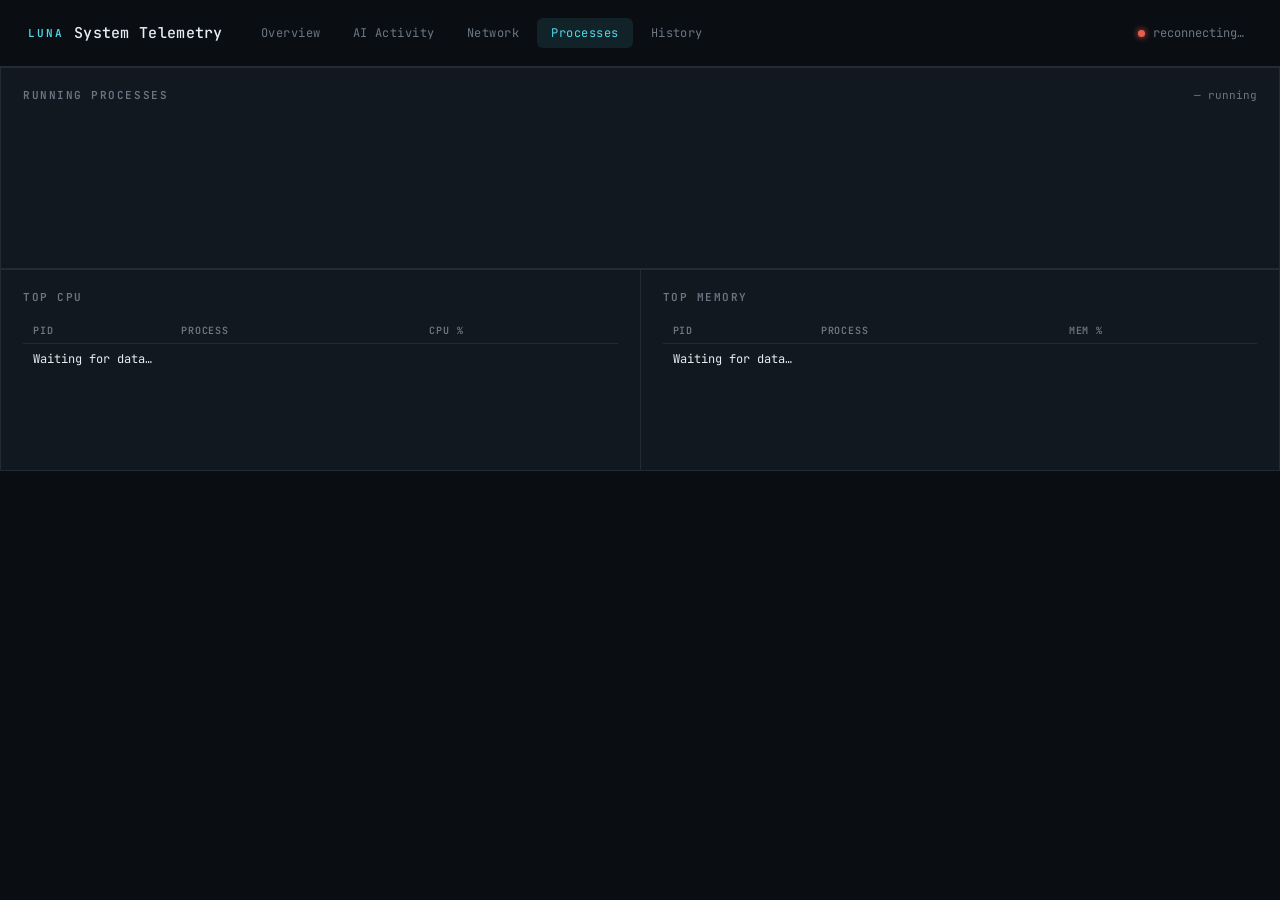
<file: webUI/process.html>
<!DOCTYPE html>
<html lang="en">
<head>
<meta charset="UTF-8">
<meta name="viewport" content="width=device-width, initial-scale=1.0">
<title>LUNA — Processes</title>
<link rel="preconnect" href="https://fonts.googleapis.com">
<link href="https://fonts.googleapis.com/css2?family=JetBrains+Mono:wght@400;500;600;700&display=swap" rel="stylesheet">
<link rel="stylesheet" href="/webUI/monitor.css">
</head>
<body>

  <header class="topbar">
    <div class="brand">
      <span class="brand-eyebrow">LUNA</span>
      <span class="brand-title">System Telemetry</span>
    </div>
    <nav class="tabs">
      <a href="/monitor" class="tab-link">Overview</a>
      <a href="/monitor/ai" class="tab-link">AI Activity</a>
      <a href="/monitor/network" class="tab-link">Network</a>
      <a href="/monitor/process" class="tab-link active">Processes</a>
      <a href="/monitor/history" class="tab-link">History</a>
    </nav>
    <div class="conn-status" id="connStatus">
      <span class="conn-dot" id="connDot"></span>
      <span id="connLabel">connecting…</span>
      <span class="conn-time" id="connTime"></span>
    </div>
  </header>

  <main class="grid">

    <!-- PROCESS COUNT HISTORY -->
    <section class="panel panel--wide" id="panel-proc-history">
      <div class="panel-head">
        <span class="panel-label">Running Processes</span>
        <span class="panel-sub" id="procCount">— running</span>
      </div>
      <div class="panel-body panel-body--spark">
        <canvas id="procSpark" width="900" height="70"></canvas>
      </div>
    </section>

  </main>

  <div class="two-col">
    <section class="panel">
      <div class="panel-head">
        <span class="panel-label">Top CPU</span>
      </div>
      <div class="panel-body">
        <table class="data-table">
          <thead>
            <tr><th>PID</th><th>Process</th><th class="num">CPU %</th></tr>
          </thead>
          <tbody id="topCpuBody">
            <tr><td colspan="3" class="empty-note">Waiting for data…</td></tr>
          </tbody>
        </table>
      </div>
    </section>

    <section class="panel">
      <div class="panel-head">
        <span class="panel-label">Top Memory</span>
      </div>
      <div class="panel-body">
        <table class="data-table">
          <thead>
            <tr><th>PID</th><th>Process</th><th class="num">Mem %</th></tr>
          </thead>
          <tbody id="topMemBody">
            <tr><td colspan="3" class="empty-note">Waiting for data…</td></tr>
          </tbody>
        </table>
      </div>
    </section>
  </div>

  <script src="/webUI/monitor-common.js"></script>
  <script src="/webUI/process.js"></script>
</body>
</html>
</file>
<file: static/style.css>
:root {
  --bg-dark: #0b0f19;
  --panel-bg: rgba(22, 30, 46, 0.75);
  --panel-border: rgba(255, 255, 255, 0.08);
  --accent-cyan: #06b6d4;      /* Cool cyan/blue active state */
  --accent-blue: #1d616d;      /* Processing/Thinking state */
  --accent-amber: #f59e0b;     /* Warm amber/orange stop state */
  --text-main: #f3f4f6;
  --text-sub: #9ca3af;
}

/* Status Indicator Pill: Listening state updated to Cyan */
.status-badge.listening { border-color: var(--accent-cyan); color: var(--accent-cyan); }
.status-badge.listening .dot { background: var(--accent-cyan); box-shadow: 0 0 8px var(--accent-cyan); }

/* Visualizer Card: Active listening bars set to Cyan */
.visualizer-card.listening .bar {
  background: var(--accent-cyan);
  box-shadow: 0 0 10px rgba(6, 182, 212, 0.5);
}

/* Start Button: Electric Cyan */
#startBtn {
  background: var(--accent-cyan);
  color: #04082f;
}

#startBtn:hover:not(:disabled) {
  background: #22d3ee;
  box-shadow: 0 0 20px rgba(212, 6, 202, 0.4);
}

/* Stop Button: Amber / Yellow-Orange */
#stopBtn {
  background: rgba(245, 158, 11, 0.15);
  color: var(--accent-amber);
  border: 1px solid rgba(245, 158, 11, 0.3);
}

#stopBtn:hover:not(:disabled) {
  background: rgba(245, 158, 11, 0.25);
  box-shadow: 0 0 15px rgba(245, 158, 11, 0.3);
}

* {
  box-sizing: border-box;
  margin: 0;
  padding: 0;
}

body {
  font-family: -apple-system, BlinkMacSystemFont, "Segoe UI", Roboto, Helvetica, Arial, sans-serif;
  background: radial-gradient(circle at center, #1e293b 0%, var(--bg-dark) 100%);
  color: var(--text-main);
  min-height: 100vh;
  display: flex;
  justify-content: center;
  align-items: center;
}

.container {
  width: 90%;
  max-width: 480px;
  background: var(--panel-bg);
  backdrop-filter: blur(16px);
  border: 1px solid var(--panel-border);
  border-radius: 24px;
  padding: 36px 28px;
  box-shadow: 0 20px 40px rgba(0, 0, 0, 0.5);
  text-align: center;
}

h1 {
  font-size: 1.8rem;
  font-weight: 600;
  letter-spacing: -0.5px;
  margin-bottom: 12px;
  background: linear-gradient(135deg, #ffffff 0%, #a5bcfc 100%);
  background-clip: text;
  -webkit-background-clip: text;
  -webkit-text-fill-color: transparent;
}

/* Status Indicator Pill */
.status-badge {
  display: inline-flex;
  align-items: center;
  gap: 8px;
  padding: 6px 16px;
  border-radius: 20px;
  background: rgba(255, 255, 255, 0.05);
  border: 1px solid var(--panel-border);
  font-size: 0.85rem;
  color: var(--text-sub);
  margin-bottom: 32px;
  transition: all 0.3s ease;
}

.status-badge .dot {
  width: 8px;
  height: 8px;
  border-radius: 50%;
  background: var(--text-sub);
}

.status-badge.listening { border-color: var(--accent-green); color: var(--accent-green); }
.status-badge.listening .dot { background: var(--accent-green); box-shadow: 0 0 8px var(--accent-green); }

.status-badge.thinking { border-color: var(--accent-blue); color: var(--accent-blue); }
.status-badge.thinking .dot { background: var(--accent-blue); box-shadow: 0 0 8px var(--accent-blue); }

.status-badge.talking { border-color: #a855f7; color: #a855f7; }
.status-badge.talking .dot { background: #a855f7; box-shadow: 0 0 8px #a855f7; }

/* Visualizer Canvas Area */
.visualizer-card {
  background: rgba(10, 15, 26, 0.6);
  border: 1px solid var(--panel-border);
  border-radius: 16px;
  height: 140px;
  display: flex;
  align-items: center;
  justify-content: center;
  gap: 8px;
  padding: 0 20px;
  margin-bottom: 32px;
}

.bar {
  width: 8px;
  height: 12px;
  background: #334155;
  border-radius: 4px;
  transition: height 0.05s ease, background-color 0.2s ease, box-shadow 0.2s ease;
}

/* Active Visualizer Color States */
.visualizer-card.listening .bar {
  background: var(--accent-green);
  box-shadow: 0 0 10px rgba(16, 185, 129, 0.5);
}

.visualizer-card.talking .bar {
  background: #a855f7;
  box-shadow: 0 0 10px rgba(168, 85, 247, 0.5);
}

/* Action Controls */
.controls {
  display: flex;
  gap: 16px;
  justify-content: center;
}

button {
  flex: 1;
  padding: 14px 20px;
  border-radius: 12px;
  font-weight: 600;
  font-size: 0.95rem;
  border: none;
  cursor: pointer;
  transition: all 0.2s ease;
}

#startBtn {
  background: var(--accent-blue);
  color: #0e151a;
}

#startBtn:hover:not(:disabled) {
  background: #79bce2;
  box-shadow: 0 0 20px rgba(168, 181, 209, 0.4);
}

#stopBtn {
  background: rgba(239, 68, 68, 0.15);
  color: var(--accent-red);
  border: 1px solid rgba(239, 68, 68, 0.3);
}

#stopBtn:hover:not(:disabled) {
  background: rgba(239, 68, 68, 0.25);
}

button:disabled {
  opacity: 0.4;
  cursor: not-allowed;
}

.monitor-link {
  position: fixed;
  top: 16px;
  right: 16px;
  display: inline-flex;
  align-items: center;
  gap: 6px;
  padding: 7px 14px;
  border-radius: 20px;
  background: var(--panel-bg);
  backdrop-filter: blur(16px);
  border: 1px solid var(--panel-border);
  color: var(--text-sub);
  font-size: 0.75rem;
  font-weight: 500;
  text-decoration: none;
  transition: all 0.2s ease;
  z-index: 10;
}

.monitor-link:hover {
  border-color: var(--accent-cyan);
  color: var(--accent-cyan);
  box-shadow: 0 0 12px rgba(6, 182, 212, 0.3);
}

.monitor-link-dot {
  width: 6px;
  height: 6px;
  border-radius: 50%;
  background: var(--accent-cyan);
  box-shadow: 0 0 6px var(--accent-cyan);
}
</file>
<file: static/monitor.css>
:root {
  --bg:        #0A0E12;
  --panel:     #12181F;
  --hairline:  #232B35;
  --text:      #E6EDF3;
  --muted:     #6B7785;
  --nominal:   #4FD8E8;   /* cool cyan — instrument glow, "all normal" */
  --warn:      #E8A23D;   /* amber — elevated */
  --crit:      #E85D4F;   /* red-orange — critical */
  --local:     #4FD8E8;
  --cloud:     #9C7DF0;
  font-family: 'JetBrains Mono', 'SF Mono', Consolas, monospace;
}

* { box-sizing: border-box; }

body {
  margin: 0;
  background: var(--bg);
  color: var(--text);
  min-height: 100vh;
  font-family: 'JetBrains Mono', 'SF Mono', Consolas, monospace;
  -webkit-font-smoothing: antialiased;
}

.topbar {
  display: flex;
  align-items: center;
  justify-content: space-between;
  padding: 18px 28px;
  border-bottom: 1px solid var(--hairline);
  gap: 24px;
  flex-wrap: wrap;
}

.brand { display: flex; align-items: center; }

.tabs {
  display: flex;
  gap: 4px;
  margin-right: auto;
}

.tab-link {
  color: var(--muted);
  text-decoration: none;
  font-size: 12px;
  letter-spacing: 0.04em;
  padding: 7px 14px;
  border-radius: 6px;
  transition: color 0.2s ease, background 0.2s ease;
}

.tab-link:hover {
  color: var(--text);
  background: var(--hairline);
}

.tab-link.active {
  color: var(--nominal);
  background: rgba(79, 216, 232, 0.10);
}

.brand-eyebrow {
  color: var(--nominal);
  font-size: 11px;
  letter-spacing: 0.18em;
  font-weight: 600;
  margin-right: 10px;
}

.brand-title {
  font-size: 15px;
  font-weight: 500;
  color: var(--text);
  letter-spacing: 0.02em;
}

.conn-status {
  display: flex;
  align-items: center;
  gap: 8px;
  font-size: 12px;
  color: var(--muted);
}

.conn-dot {
  width: 7px;
  height: 7px;
  border-radius: 50%;
  background: var(--crit);
  box-shadow: 0 0 6px var(--crit);
  transition: background 0.3s, box-shadow 0.3s;
}

.conn-dot.live {
  background: var(--nominal);
  box-shadow: 0 0 6px var(--nominal);
}

.conn-time { color: var(--muted); opacity: 0.7; }

.grid {
  display: grid;
  grid-template-columns: repeat(3, 1fr);
  gap: 1px;
  background: var(--hairline);
  padding: 1px;
}

.panel {
  background: var(--panel);
  padding: 20px 22px 16px;
  min-height: 200px;
  display: flex;
  flex-direction: column;
}

.panel--wide {
  grid-column: span 3;
}

@media (min-width: 720px) {
  .panel--wide { grid-column: span 3; }
}

.panel-head {
  display: flex;
  justify-content: space-between;
  align-items: baseline;
  margin-bottom: 14px;
}

.panel-label {
  font-size: 11px;
  letter-spacing: 0.14em;
  text-transform: uppercase;
  color: var(--muted);
  font-weight: 600;
}

.panel-sub {
  font-size: 11px;
  color: var(--muted);
}

.panel-foot {
  margin-top: auto;
  padding-top: 10px;
  font-size: 11px;
  color: var(--muted);
}

.panel-foot--note {
  line-height: 1.5;
  color: var(--muted);
  opacity: 0.85;
}

.panel-body--dial {
  display: flex;
  align-items: center;
  gap: 18px;
  flex: 1;
}

/* Radial dial: conic-gradient sweep, generated inline via --pct custom prop */
.dial {
  --pct: 0;
  --dial-color: var(--nominal);
  position: relative;
  width: 92px;
  height: 92px;
  min-width: 92px;
  border-radius: 50%;
  background:
    radial-gradient(circle at center, var(--panel) 62%, transparent 63%),
    conic-gradient(var(--dial-color) calc(var(--pct) * 1%), var(--hairline) 0);
  display: flex;
  align-items: center;
  justify-content: center;
  transition: background 0.4s ease;
}

.dial-value {
  font-size: 20px;
  font-weight: 600;
  color: var(--text);
  z-index: 1;
}

.dial-value .unit {
  font-size: 12px;
  color: var(--muted);
  margin-left: 1px;
}

.cores {
  display: grid;
  grid-template-columns: repeat(4, 1fr);
  gap: 4px;
  flex: 1;
}

.core-bar {
  height: 5px;
  border-radius: 2px;
  background: var(--hairline);
  overflow: hidden;
}

.core-bar-fill {
  height: 100%;
  background: var(--nominal);
  width: 0%;
  transition: width 0.4s ease, background 0.4s ease;
}

.bar-stack {
  flex: 1;
  display: flex;
  flex-direction: column;
  gap: 10px;
}

.bar-row {
  display: flex;
  align-items: center;
  gap: 8px;
  font-size: 11px;
  color: var(--muted);
}

.bar-label { width: 34px; }

.bar-track {
  flex: 1;
  height: 6px;
  border-radius: 3px;
  background: var(--hairline);
  overflow: hidden;
}

.bar-fill {
  height: 100%;
  width: 0%;
  background: var(--nominal);
  transition: width 0.4s ease, background 0.4s ease;
}

.bar-fill--warn { background: var(--warn); }

.bar-num {
  width: 66px;
  text-align: right;
  color: var(--text);
  font-size: 11px;
}

.panel-body--spark, .panel-body--engine {
  flex: 1;
}

.panel-body--spark canvas,
.panel-body--engine canvas {
  width: 100%;
  display: block;
}

.spark-readout {
  display: flex;
  gap: 22px;
  margin-top: 10px;
  font-size: 12px;
  color: var(--muted);
}

.ro-dot {
  display: inline-block;
  width: 7px;
  height: 7px;
  border-radius: 50%;
  margin-right: 6px;
}

.ro-dot--up { background: var(--nominal); }
.ro-dot--down { background: var(--warn); }
.ro-dot--local { background: var(--local); }
.ro-dot--cloud { background: var(--cloud); }

.engine-stats {
  display: grid;
  grid-template-columns: repeat(4, 1fr);
  gap: 14px;
  margin-bottom: 16px;
}

.stat {
  display: flex;
  flex-direction: column;
  gap: 4px;
}

.stat-num {
  font-size: 20px;
  font-weight: 600;
}

.backend-badge {
  font-size: 14px;
  text-transform: uppercase;
  letter-spacing: 0.04em;
}

.stat-label {
  font-size: 10px;
  letter-spacing: 0.08em;
  text-transform: uppercase;
  color: var(--muted);
}

.split-bar-wrap { margin-bottom: 16px; }

.split-bar {
  display: flex;
  height: 6px;
  border-radius: 3px;
  overflow: hidden;
  background: var(--hairline);
}

.split-bar-local { background: var(--local); width: 0%; }
.split-bar-cloud { background: var(--cloud); width: 0%; }

.split-legend {
  display: flex;
  gap: 18px;
  margin-top: 8px;
  font-size: 11px;
  color: var(--muted);
}

/* ---- link-out chip strip (bottom of the Overview page) ---- */
.chip-strip {
  display: grid;
  grid-template-columns: repeat(3, 1fr);
  gap: 1px;
  background: var(--hairline);
  padding: 1px;
}

.chip-link {
  background: var(--panel);
  padding: 14px 20px;
  display: flex;
  align-items: center;
  justify-content: space-between;
  text-decoration: none;
  color: var(--text);
  transition: background 0.2s ease;
}

.chip-link:hover { background: #161d26; }

.chip-label {
  font-size: 11px;
  letter-spacing: 0.1em;
  text-transform: uppercase;
  color: var(--muted);
}

.chip-value {
  font-size: 15px;
  font-weight: 600;
  margin-top: 2px;
}

.chip-arrow { color: var(--muted); font-size: 16px; }

/* ---- detail rows (CPU/RAM/GPU sub-readouts on Overview) ---- */
.detail-row {
  display: flex;
  justify-content: space-between;
  font-size: 11px;
  color: var(--muted);
  padding: 4px 0;
  border-top: 1px solid var(--hairline);
}

.detail-row span:last-child { color: var(--text); }

.core-bar-wrap {
  display: flex;
  align-items: center;
  gap: 6px;
  font-size: 9px;
  color: var(--muted);
}

.core-bar-wrap .core-bar { flex: 1; }
.core-num { width: 26px; text-align: right; }

/* ---- big single-number stat block ---- */
.big-stat-row {
  display: flex;
  gap: 28px;
  flex-wrap: wrap;
  margin-bottom: 6px;
}

.big-stat {
  display: flex;
  flex-direction: column;
  gap: 4px;
}

.big-stat-num {
  font-size: 30px;
  font-weight: 600;
  line-height: 1;
}

.big-stat-label {
  font-size: 10px;
  letter-spacing: 0.1em;
  text-transform: uppercase;
  color: var(--muted);
}

/* ---- data tables (recent turns, top processes) ---- */
.data-table {
  width: 100%;
  border-collapse: collapse;
  font-size: 12px;
}

.data-table th {
  text-align: left;
  font-size: 10px;
  letter-spacing: 0.08em;
  text-transform: uppercase;
  color: var(--muted);
  font-weight: 600;
  padding: 6px 10px;
  border-bottom: 1px solid var(--hairline);
}

.data-table td {
  padding: 7px 10px;
  border-bottom: 1px solid var(--hairline);
  color: var(--text);
}

.data-table tr:last-child td { border-bottom: none; }

.data-table td.num { text-align: right; font-variant-numeric: tabular-nums; }
.data-table td.muted { color: var(--muted); }

.backend-pill {
  font-size: 10px;
  text-transform: uppercase;
  letter-spacing: 0.04em;
  padding: 2px 8px;
  border-radius: 10px;
  display: inline-block;
}

.backend-pill.local { color: var(--local); background: rgba(79, 216, 232, 0.12); }
.backend-pill.groq  { color: var(--cloud); background: rgba(156, 125, 240, 0.12); }
.backend-pill.groq_failed, .backend-pill.unknown { color: var(--crit); background: rgba(232, 93, 79, 0.12); }

.two-col {
  display: grid;
  grid-template-columns: 1fr 1fr;
  gap: 1px;
  background: var(--hairline);
  padding: 1px;
}

.two-col .panel { background: var(--panel); }

.empty-note {
  color: var(--muted);
  font-size: 12px;
  padding: 10px 0;
}

@media (max-width: 900px) {
  .grid { grid-template-columns: 1fr; }
  .panel--wide { grid-column: span 1; }
  .engine-stats { grid-template-columns: repeat(2, 1fr); }
  .chip-strip { grid-template-columns: 1fr; }
  .two-col { grid-template-columns: 1fr; }
  .tabs { order: 3; width: 100%; }
}
</file>
<file: webUI/monitor.css>
:root {
  --bg:        #0A0E12;
  --panel:     #12181F;
  --hairline:  #232B35;
  --text:      #E6EDF3;
  --muted:     #6B7785;
  --nominal:   #4FD8E8;   /* cool cyan — instrument glow, "all normal" */
  --warn:      #E8A23D;   /* amber — elevated */
  --crit:      #E85D4F;   /* red-orange — critical */
  --local:     #4FD8E8;
  --cloud:     #9C7DF0;
  --vad:       #6FA8FF;   /* pipeline stage colors, Pipeline Timings panel */
  --stt:       #4FD8E8;
  --llm:       #9C7DF0;
  --tts:       #5FD9A0;
  font-family: 'JetBrains Mono', 'SF Mono', Consolas, monospace;
}

* { box-sizing: border-box; }

body {
  margin: 0;
  background: var(--bg);
  color: var(--text);
  min-height: 100vh;
  font-family: 'JetBrains Mono', 'SF Mono', Consolas, monospace;
  -webkit-font-smoothing: antialiased;
}

.topbar {
  display: flex;
  align-items: center;
  justify-content: space-between;
  padding: 18px 28px;
  border-bottom: 1px solid var(--hairline);
  gap: 24px;
  flex-wrap: wrap;
}

.brand { display: flex; align-items: center; }

.tabs {
  display: flex;
  gap: 4px;
  margin-right: auto;
}

.tab-link {
  color: var(--muted);
  text-decoration: none;
  font-size: 12px;
  letter-spacing: 0.04em;
  padding: 7px 14px;
  border-radius: 6px;
  transition: color 0.2s ease, background 0.2s ease;
}

.tab-link:hover {
  color: var(--text);
  background: var(--hairline);
}

.tab-link.active {
  color: var(--nominal);
  background: rgba(79, 216, 232, 0.10);
}

.brand-eyebrow {
  color: var(--nominal);
  font-size: 11px;
  letter-spacing: 0.18em;
  font-weight: 600;
  margin-right: 10px;
}

.brand-title {
  font-size: 15px;
  font-weight: 500;
  color: var(--text);
  letter-spacing: 0.02em;
}

.conn-status {
  display: flex;
  align-items: center;
  gap: 8px;
  font-size: 12px;
  color: var(--muted);
}

.conn-dot {
  width: 7px;
  height: 7px;
  border-radius: 50%;
  background: var(--crit);
  box-shadow: 0 0 6px var(--crit);
  transition: background 0.3s, box-shadow 0.3s;
}

.conn-dot.live {
  background: var(--nominal);
  box-shadow: 0 0 6px var(--nominal);
}

.conn-time { color: var(--muted); opacity: 0.7; }

.grid {
  display: grid;
  grid-template-columns: repeat(3, 1fr);
  gap: 1px;
  background: var(--hairline);
  padding: 1px;
}

.panel {
  background: var(--panel);
  padding: 20px 22px 16px;
  min-height: 200px;
  display: flex;
  flex-direction: column;
}

.panel--wide {
  grid-column: span 3;
}

@media (min-width: 720px) {
  .panel--wide { grid-column: span 3; }
}

.panel-head {
  display: flex;
  justify-content: space-between;
  align-items: baseline;
  margin-bottom: 14px;
}

.panel-label {
  font-size: 11px;
  letter-spacing: 0.14em;
  text-transform: uppercase;
  color: var(--muted);
  font-weight: 600;
}

.panel-sub {
  font-size: 11px;
  color: var(--muted);
}

.panel-foot {
  margin-top: auto;
  padding-top: 10px;
  font-size: 11px;
  color: var(--muted);
}

.panel-foot--note {
  line-height: 1.5;
  color: var(--muted);
  opacity: 0.85;
}

.panel-body--dial {
  display: flex;
  align-items: center;
  gap: 18px;
  flex: 1;
}

/* Radial dial: conic-gradient sweep, generated inline via --pct custom prop */
.dial {
  --pct: 0;
  --dial-color: var(--nominal);
  position: relative;
  width: 92px;
  height: 92px;
  min-width: 92px;
  border-radius: 50%;
  background:
    radial-gradient(circle at center, var(--panel) 62%, transparent 63%),
    conic-gradient(var(--dial-color) calc(var(--pct) * 1%), var(--hairline) 0);
  display: flex;
  align-items: center;
  justify-content: center;
  transition: background 0.4s ease;
}

.dial-value {
  font-size: 20px;
  font-weight: 600;
  color: var(--text);
  z-index: 1;
}

.dial-value .unit {
  font-size: 12px;
  color: var(--muted);
  margin-left: 1px;
}

.cores {
  display: grid;
  grid-template-columns: repeat(4, 1fr);
  gap: 4px;
  flex: 1;
}

.core-bar {
  height: 5px;
  border-radius: 2px;
  background: var(--hairline);
  overflow: hidden;
}

.core-bar-fill {
  height: 100%;
  background: var(--nominal);
  width: 0%;
  transition: width 0.4s ease, background 0.4s ease;
}

.bar-stack {
  flex: 1;
  display: flex;
  flex-direction: column;
  gap: 10px;
}

.bar-row {
  display: flex;
  align-items: center;
  gap: 8px;
  font-size: 11px;
  color: var(--muted);
}

.bar-label { width: 34px; }

.bar-track {
  flex: 1;
  height: 6px;
  border-radius: 3px;
  background: var(--hairline);
  overflow: hidden;
}

.bar-fill {
  height: 100%;
  width: 0%;
  background: var(--nominal);
  transition: width 0.4s ease, background 0.4s ease;
}

.bar-fill--warn { background: var(--warn); }
.bar-fill--vad { background: var(--vad); }
.bar-fill--stt { background: var(--stt); }
.bar-fill--llm { background: var(--llm); }
.bar-fill--tts { background: var(--tts); }

.bar-num {
  width: 66px;
  text-align: right;
  color: var(--text);
  font-size: 11px;
}

.panel-body--spark, .panel-body--engine {
  flex: 1;
}

.panel-body--spark canvas,
.panel-body--engine canvas {
  width: 100%;
  display: block;
}

.spark-readout {
  display: flex;
  gap: 22px;
  margin-top: 10px;
  font-size: 12px;
  color: var(--muted);
}

.ro-dot {
  display: inline-block;
  width: 7px;
  height: 7px;
  border-radius: 50%;
  margin-right: 6px;
}

.ro-dot--up { background: var(--nominal); }
.ro-dot--down { background: var(--warn); }
.ro-dot--local { background: var(--local); }
.ro-dot--cloud { background: var(--cloud); }

.engine-stats {
  display: grid;
  grid-template-columns: repeat(4, 1fr);
  gap: 14px;
  margin-bottom: 16px;
}

.stat {
  display: flex;
  flex-direction: column;
  gap: 4px;
}

.stat-num {
  font-size: 20px;
  font-weight: 600;
}

.backend-badge {
  font-size: 14px;
  text-transform: uppercase;
  letter-spacing: 0.04em;
}

.stat-label {
  font-size: 10px;
  letter-spacing: 0.08em;
  text-transform: uppercase;
  color: var(--muted);
}

.split-bar-wrap { margin-bottom: 16px; }

.split-bar {
  display: flex;
  height: 6px;
  border-radius: 3px;
  overflow: hidden;
  background: var(--hairline);
}

.split-bar-local { background: var(--local); width: 0%; }
.split-bar-cloud { background: var(--cloud); width: 0%; }

.split-legend {
  display: flex;
  gap: 18px;
  margin-top: 8px;
  font-size: 11px;
  color: var(--muted);
}

/* ---- link-out chip strip (bottom of the Overview page) ---- */
.chip-strip {
  display: grid;
  grid-template-columns: repeat(3, 1fr);
  gap: 1px;
  background: var(--hairline);
  padding: 1px;
}

.chip-link {
  background: var(--panel);
  padding: 14px 20px;
  display: flex;
  align-items: center;
  justify-content: space-between;
  text-decoration: none;
  color: var(--text);
  transition: background 0.2s ease;
}

.chip-link:hover { background: #161d26; }

.chip-label {
  font-size: 11px;
  letter-spacing: 0.1em;
  text-transform: uppercase;
  color: var(--muted);
}

.chip-value {
  font-size: 15px;
  font-weight: 600;
  margin-top: 2px;
}

.chip-arrow { color: var(--muted); font-size: 16px; }

/* ---- detail rows (CPU/RAM/GPU sub-readouts on Overview) ---- */
.detail-row {
  display: flex;
  justify-content: space-between;
  font-size: 11px;
  color: var(--muted);
  padding: 4px 0;
  border-top: 1px solid var(--hairline);
}

.detail-row span:last-child { color: var(--text); }

.core-bar-wrap {
  display: flex;
  align-items: center;
  gap: 6px;
  font-size: 9px;
  color: var(--muted);
}

.core-bar-wrap .core-bar { flex: 1; }
.core-num { width: 26px; text-align: right; }

/* ---- big single-number stat block ---- */
.big-stat-row {
  display: flex;
  gap: 28px;
  flex-wrap: wrap;
  margin-bottom: 6px;
}

.big-stat {
  display: flex;
  flex-direction: column;
  gap: 4px;
}

.big-stat-num {
  font-size: 30px;
  font-weight: 600;
  line-height: 1;
}

.big-stat-label {
  font-size: 10px;
  letter-spacing: 0.1em;
  text-transform: uppercase;
  color: var(--muted);
}

/* ---- data tables (recent turns, top processes) ---- */
.data-table {
  width: 100%;
  border-collapse: collapse;
  font-size: 12px;
}

.data-table th {
  text-align: left;
  font-size: 10px;
  letter-spacing: 0.08em;
  text-transform: uppercase;
  color: var(--muted);
  font-weight: 600;
  padding: 6px 10px;
  border-bottom: 1px solid var(--hairline);
}

.data-table td {
  padding: 7px 10px;
  border-bottom: 1px solid var(--hairline);
  color: var(--text);
}

.data-table tr:last-child td { border-bottom: none; }

.data-table td.num { text-align: right; font-variant-numeric: tabular-nums; }
.data-table td.muted { color: var(--muted); }

.backend-pill {
  font-size: 10px;
  text-transform: uppercase;
  letter-spacing: 0.04em;
  padding: 2px 8px;
  border-radius: 10px;
  display: inline-block;
}

.backend-pill.local { color: var(--local); background: rgba(79, 216, 232, 0.12); }
.backend-pill.groq  { color: var(--cloud); background: rgba(156, 125, 240, 0.12); }
.backend-pill.groq_failed, .backend-pill.unknown { color: var(--crit); background: rgba(232, 93, 79, 0.12); }

.backend-pill.outcome_ok { color: var(--nominal); background: rgba(79, 216, 232, 0.12); }
.backend-pill.outcome_cancelled { color: var(--warn); background: rgba(232, 162, 61, 0.12); }
.backend-pill.outcome_error, .backend-pill.outcome_tts_failed, .backend-pill.outcome_empty_reply {
  color: var(--crit); background: rgba(232, 93, 79, 0.12);
}

/* ---- History page ---- */
.history-toolbar {
  display: flex;
  align-items: center;
  gap: 12px;
  margin-bottom: 14px;
  flex-wrap: wrap;
}

.history-toolbar input, .history-toolbar select {
  background: var(--bg);
  border: 1px solid var(--hairline);
  color: var(--text);
  font-family: inherit;
  font-size: 12px;
  padding: 7px 10px;
  border-radius: 6px;
}

.history-toolbar input { flex: 1; min-width: 160px; }

.history-toolbar button, .load-more-btn {
  background: #161c24;
  border: 1px solid var(--hairline);
  color: var(--text);
  font-family: inherit;
  font-size: 12px;
  padding: 7px 14px;
  border-radius: 6px;
  cursor: pointer;
  transition: background 0.2s ease;
}

.history-toolbar button:hover, .load-more-btn:hover { background: var(--hairline); }

.data-table td.reply-cell { color: var(--muted); }

.data-table tr.history-row { cursor: default; }

.stage-mini {
  display: flex;
  gap: 6px;
  font-size: 10px;
  color: var(--muted);
}

.stage-mini span.hl { color: var(--text); }

.load-more-wrap {
  display: flex;
  justify-content: center;
  padding: 14px 0 4px;
}

.table-scroll {
  overflow-x: auto;
}

.two-col {
  display: grid;
  grid-template-columns: 1fr 1fr;
  gap: 1px;
  background: var(--hairline);
  padding: 1px;
}

.two-col .panel { background: var(--panel); }

.empty-note {
  color: var(--muted);
  font-size: 12px;
  padding: 10px 0;
}

@media (max-width: 900px) {
  .grid { grid-template-columns: 1fr; }
  .panel--wide { grid-column: span 1; }
  .engine-stats { grid-template-columns: repeat(2, 1fr); }
  .chip-strip { grid-template-columns: 1fr; }
  .two-col { grid-template-columns: 1fr; }
  .tabs { order: 3; width: 100%; }
}
</file>
